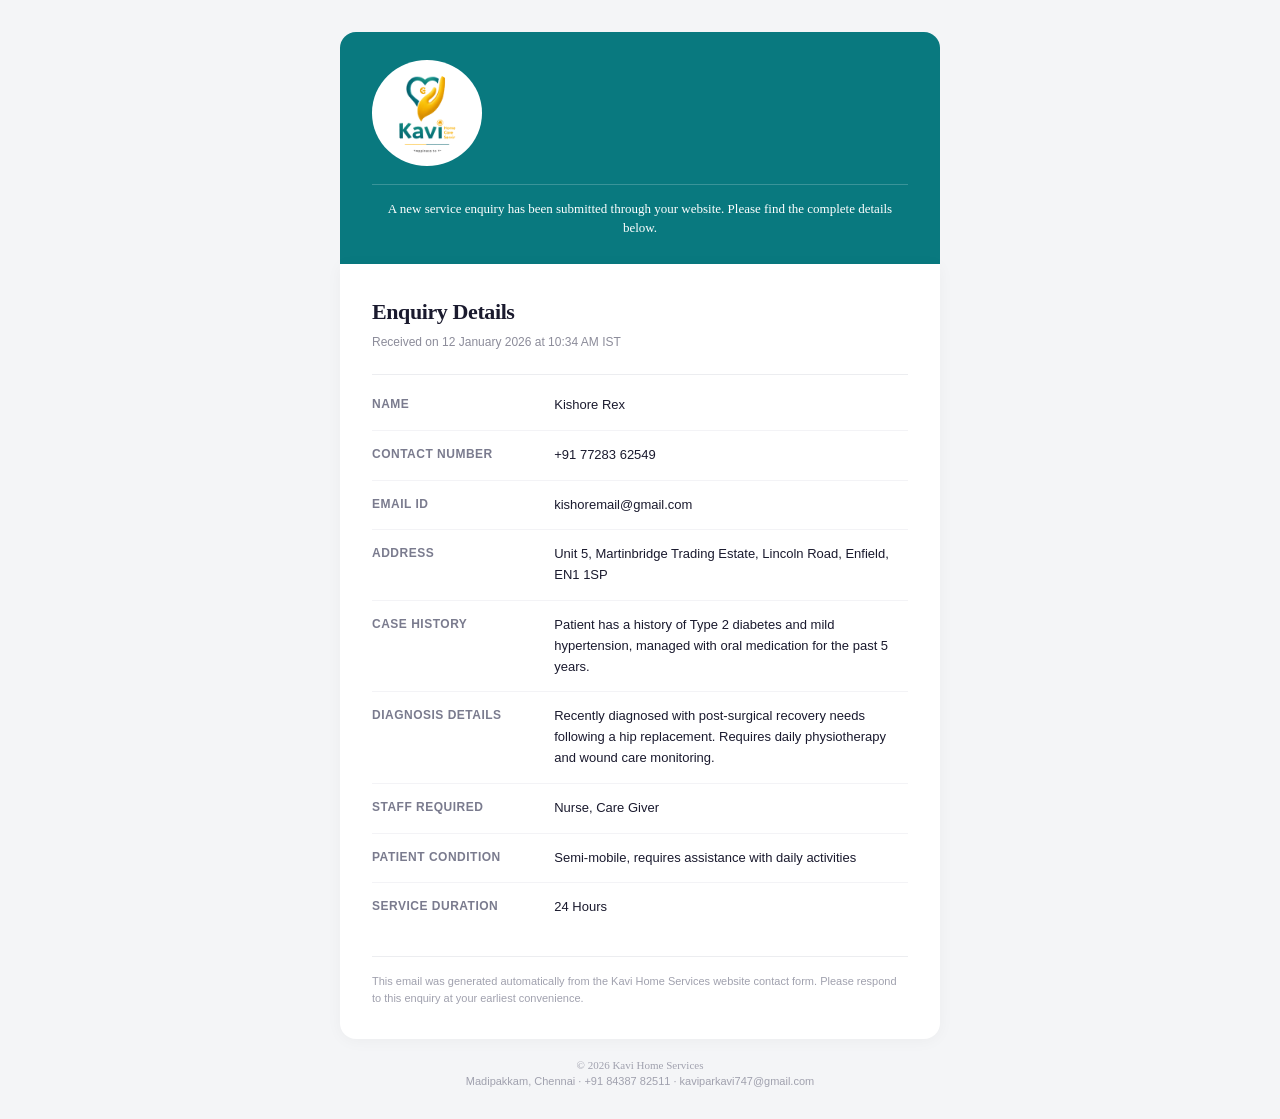
<file: mail.html>
<!DOCTYPE html>
<html lang="en" style="margin:0; padding:0;">
  <head>
    <meta charset="UTF-8">
    <title>Kavi Home Services — New Enquiry</title>
    <meta name="viewport" content="width=device-width, initial-scale=1.0">
    <style>
      body, table, td, a { -webkit-text-size-adjust: 100%; -ms-text-size-adjust: 100%; }
      table, td { mso-table-lspace: 0pt; mso-table-rspace: 0pt; }
      img { -ms-interpolation-mode: bicubic; border: 0; height: auto; line-height: 100%; outline: none; text-decoration: none; }
      table { border-collapse: collapse !important; }
      body { margin: 0; padding: 0; width: 100% !important; height: 100% !important; }

      @media screen and (max-width: 600px) {
        .container { width: 100% !important; }
        .content-cell { padding: 20px 18px !important; }
        .header-cell { padding: 20px 18px !important; }
        h1 { font-size: 20px !important; }
        .data-label { width: 100% !important; display: block !important; padding-bottom: 2px !important; border-bottom: none !important; }
        .data-value { width: 100% !important; display: block !important; padding-bottom: 14px !important; }
      }
    </style>
  </head>
  <body style="margin:0; padding:0; background-color:#f4f5f7;">

    <div style="display:none; font-size:1px; color:#f4f5f7; line-height:1px; max-height:0; max-width:0; opacity:0; overflow:hidden;">
      New service enquiry received from your website contact form — Kavi Home Services.
    </div>

    <table border="0" cellpadding="0" cellspacing="0" width="100%" style="background-color:#f4f5f7;">
      <tr>
        <td align="center" style="padding:32px 8px;">
          <table border="0" cellpadding="0" cellspacing="0" width="100%" class="container" style="max-width:600px;">

            <!-- HEADER -->
            <tr>
              <td align="center" style="padding-bottom:0;">
                <table border="0" cellpadding="0" cellspacing="0" width="100%" style="max-width:600px; border-radius:16px 16px 0 0; border-bottom: 2px solid #09797f; background-color:#09797f;">
                  <tr>
                    <td class="header-cell" style="padding:28px 32px 24px 32px;">
                      <table border="0" cellpadding="0" cellspacing="0" width="100%">
                        <tr>
                          <td valign="middle" style="justify-items: center;">
                            <img src="assets/img/logo.png" alt="Kavi" width="70" height="70" style="display:block; padding: 12px 20px; background: #fff;border-radius: 50%;" />
                          </td>
                        </tr>
                      </table>
                      <table border="0" cellpadding="0" cellspacing="0" width="100%" style="margin-top:18px;">
                        <tr>
                          <td style="height:1px; background-color:rgba(255,255,255,0.2);"></td>
                        </tr>
                      </table>
                      <p style="text-align: center; margin:14px 0 0 0; font-family:Georgia,'Times New Roman',serif; font-size:13px; color:#fff; line-height:1.5;">
                        A new service enquiry has been submitted through your website. Please find the complete details below.
                      </p>
                    </td>
                  </tr>
                </table>
              </td>
            </tr>

            <!-- BODY -->
            <tr>
              <td align="center">
                <table border="0" cellpadding="0" cellspacing="0" width="100%" style="max-width:600px; background-color:#ffffff; border-radius:0 0 16px 16px; overflow:hidden; box-shadow:0 2px 16px rgba(0,0,0,0.04);">
                  <tr>
                    <td class="content-cell" style="padding:30px 32px 32px 32px; font-family:'Segoe UI',Arial,Helvetica,sans-serif; color:#1a1a2e; font-size:14px; line-height:1.6;">

                      <h1 style="margin:0 0 4px 0; font-family:Georgia,'Times New Roman',serif; font-size:22px; font-weight:700; color:#1a1a2e; letter-spacing:-0.4px;">
                        Enquiry Details
                      </h1>
                      <p style="margin:0 0 22px 0; font-size:12px; color:#8c8c9a; font-family:'Segoe UI',Arial,sans-serif;">
                        Received on 12 January 2026 at 10:34 AM IST
                      </p>

                      <!-- DIVIDER -->
                      <table border="0" cellpadding="0" cellspacing="0" width="100%">
                        <tr>
                          <td style="height:1px; background-color:#ecedf0;"></td>
                        </tr>
                      </table>

                      <!-- DATA TABLE -->
                      <table border="0" cellpadding="0" cellspacing="0" width="100%" style="font-size:13px; margin-top:6px;">

                        <!-- Name -->
                        <tr>
                          <td class="data-label" width="34%" valign="top" style="padding:14px 12px 14px 0; color:#7a7b8e; font-weight:600; font-size:12px; text-transform:uppercase; letter-spacing:0.5px; border-bottom:1px solid #f3f3f6;">
                            Name
                          </td>
                          <td class="data-value" width="66%" valign="top" style="padding:14px 0; color:#1a1a2e; font-weight:500; border-bottom:1px solid #f3f3f6;">
                            Kishore Rex
                          </td>
                        </tr>

                        <!-- Contact Number -->
                        <tr>
                          <td class="data-label" valign="top" style="padding:14px 12px 14px 0; color:#7a7b8e; font-weight:600; font-size:12px; text-transform:uppercase; letter-spacing:0.5px; border-bottom:1px solid #f3f3f6;">
                            Contact Number
                          </td>
                          <td class="data-value" valign="top" style="padding:14px 0; color:#1a1a2e; font-weight:500; border-bottom:1px solid #f3f3f6;">
                            +91 77283 62549
                          </td>
                        </tr>

                        <!-- Email -->
                        <tr>
                          <td class="data-label" valign="top" style="padding:14px 12px 14px 0; color:#7a7b8e; font-weight:600; font-size:12px; text-transform:uppercase; letter-spacing:0.5px; border-bottom:1px solid #f3f3f6;">
                            Email ID
                          </td>
                          <td class="data-value" valign="top" style="padding:14px 0; color:#1a1a2e; font-weight:500; border-bottom:1px solid #f3f3f6;">
                            kishoremail@gmail.com
                          </td>
                        </tr>

                        <!-- Address -->
                        <tr>
                          <td class="data-label" valign="top" style="padding:14px 12px 14px 0; color:#7a7b8e; font-weight:600; font-size:12px; text-transform:uppercase; letter-spacing:0.5px; border-bottom:1px solid #f3f3f6;">
                            Address
                          </td>
                          <td class="data-value" valign="top" style="padding:14px 0; color:#1a1a2e; border-bottom:1px solid #f3f3f6;">
                            Unit 5, Martinbridge Trading Estate, Lincoln Road, Enfield, EN1 1SP
                          </td>
                        </tr>

                        <!-- Case History -->
                        <tr>
                          <td class="data-label" valign="top" style="padding:14px 12px 14px 0; color:#7a7b8e; font-weight:600; font-size:12px; text-transform:uppercase; letter-spacing:0.5px; border-bottom:1px solid #f3f3f6;">
                            Case History
                          </td>
                          <td class="data-value" valign="top" style="padding:14px 0; color:#1a1a2e; line-height:1.6; border-bottom:1px solid #f3f3f6;">
                            Patient has a history of Type 2 diabetes and mild hypertension, managed with oral medication for the past 5 years.
                          </td>
                        </tr>

                        <!-- Diagnosis Details -->
                        <tr>
                          <td class="data-label" valign="top" style="padding:14px 12px 14px 0; color:#7a7b8e; font-weight:600; font-size:12px; text-transform:uppercase; letter-spacing:0.5px; border-bottom:1px solid #f3f3f6;">
                            Diagnosis Details
                          </td>
                          <td class="data-value" valign="top" style="padding:14px 0; color:#1a1a2e; line-height:1.6; border-bottom:1px solid #f3f3f6;">
                            Recently diagnosed with post-surgical recovery needs following a hip replacement. Requires daily physiotherapy and wound care monitoring.
                          </td>
                        </tr>

                        <!-- Staff Type -->
                        <tr>
                          <td class="data-label" valign="top" style="padding:14px 12px 14px 0; color:#7a7b8e; font-weight:600; font-size:12px; text-transform:uppercase; letter-spacing:0.5px; border-bottom:1px solid #f3f3f6;">
                            Staff Required
                          </td>
                          <td class="data-value" valign="top" style="padding:14px 0; color:#1a1a2e; font-weight:500; border-bottom:1px solid #f3f3f6;">
                            Nurse, Care Giver
                          </td>
                        </tr>

                        <!-- Patient Condition -->
                        <tr>
                          <td class="data-label" valign="top" style="padding:14px 12px 14px 0; color:#7a7b8e; font-weight:600; font-size:12px; text-transform:uppercase; letter-spacing:0.5px; border-bottom:1px solid #f3f3f6;">
                            Patient Condition
                          </td>
                          <td class="data-value" valign="top" style="padding:14px 0; color:#1a1a2e; border-bottom:1px solid #f3f3f6;">
                            Semi-mobile, requires assistance with daily activities
                          </td>
                        </tr>

                        <!-- Service Duration -->
                        <tr>
                          <td class="data-label" valign="top" style="padding:14px 12px 14px 0; color:#7a7b8e; font-weight:600; font-size:12px; text-transform:uppercase; letter-spacing:0.5px;">
                            Service Duration
                          </td>
                          <td class="data-value" valign="top" style="padding:14px 0; color:#1a1a2e; font-weight:500;">
                            24 Hours
                          </td>
                        </tr>

                      </table>

                      <!-- FOOTER NOTE -->
                      <table border="0" cellpadding="0" cellspacing="0" width="100%" style="margin-top:24px;">
                        <tr>
                          <td style="height:1px; background-color:#ecedf0;"></td>
                        </tr>
                      </table>
                      <p style="margin:16px 0 0 0; font-size:11px; color:#a0a1ae; line-height:1.55;">
                        This email was generated automatically from the Kavi Home Services website contact form.
                        Please respond to this enquiry at your earliest convenience.
                      </p>

                    </td>
                  </tr>
                </table>
              </td>
            </tr>

            <!-- BRAND FOOTER -->
            <tr>
              <td align="center" style="padding-top:20px;">
                <table border="0" cellpadding="0" cellspacing="0" width="100%">
                  <tr>
                    <td align="center" style="font-family:Georgia,'Times New Roman',serif; font-size:11px; color:#a0a1ae; padding-bottom:4px;">
                      &copy; 2026 Kavi Home Services
                    </td>
                  </tr>
                  <tr>
                    <td align="center" style="font-family:'Segoe UI',Arial,sans-serif; font-size:11px; color:#a0a1ae;">
                      Madipakkam, Chennai &middot; +91 84387 82511 &middot; kaviparkavi747@gmail.com
                    </td>
                  </tr>
                </table>
              </td>
            </tr>

          </table>
        </td>
      </tr>
    </table>
  </body>
</html>
</file>
